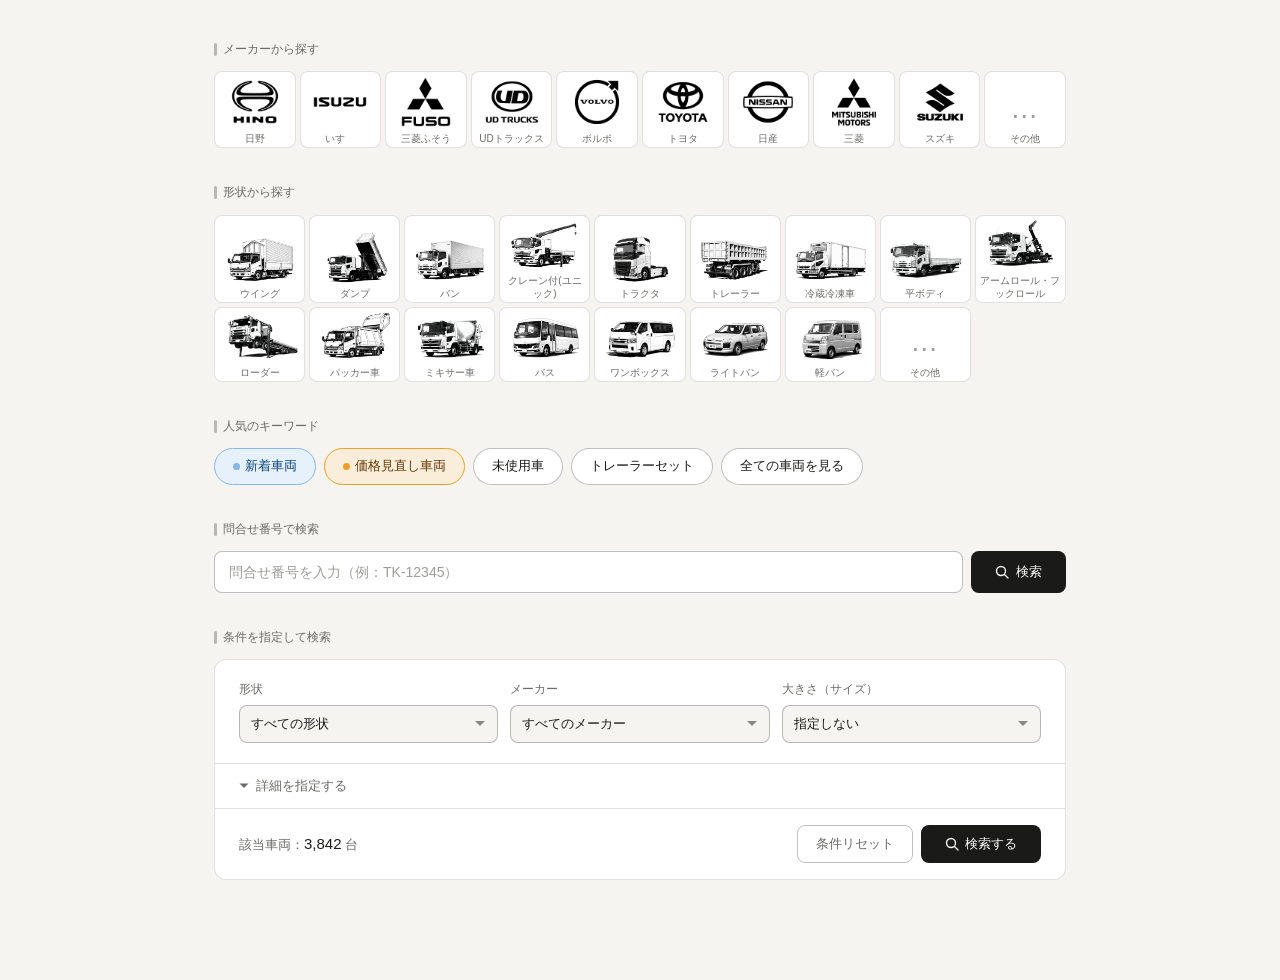
<file: test.html>
<!DOCTYPE html>
<html lang="ja">
<head>
  <meta charset="UTF-8">
  <meta name="viewport" content="width=device-width, initial-scale=1.0">
  <title>中古トラック検索</title>
  <style>
    *, *::before, *::after { box-sizing: border-box; margin: 0; padding: 0; }

    :root {
      --bg: #ffffff;
      --bg-sub: #f5f4f0;
      --text: #1a1a18;
      --text-muted: #6b6a66;
      --text-hint: #9e9d99;
      --border: rgba(0,0,0,0.12);
      --border-md: rgba(0,0,0,0.25);
      --border-dark: rgba(0,0,0,0.4);
      --accent: #1a1a18;
      --accent-fg: #ffffff;
      --new-bg: #e6f1fb;
      --new-border: #85b7eb;
      --new-text: #0c447c;
      --sale-bg: #faeeda;
      --sale-border: #ef9f27;
      --sale-text: #633806;
      --r-md: 8px;
      --r-lg: 12px;
      --r-pill: 999px;
    }

    body {
      font-family: 'Hiragino Kaku Gothic ProN', 'Hiragino Sans', 'Noto Sans JP', sans-serif;
      background: var(--bg-sub);
      color: var(--text);
      font-size: 14px;
      line-height: 1.6;
      min-height: 100vh;
    }

    .page-wrap {
      max-width: 900px;
      margin: 0 auto;
      padding: 2.5rem 1.5rem 4rem;
    }

    /* ---- Section label ---- */
    .sec-label {
      font-size: 12px;
      font-weight: 500;
      color: var(--text-muted);
      margin-bottom: 12px;
      display: flex;
      align-items: center;
      gap: 6px;
    }
    .sec-label::before {
      content: '';
      width: 3px; height: 13px;
      background: var(--border-md);
      border-radius: 2px;
      display: inline-block;
    }

    .section { margin-bottom: 2.2rem; }

    /* ---- Icon grid ---- */
    .icon-grid { display: grid; gap: 4px; }
    .maker-grid { grid-template-columns: repeat(10, 1fr); }
    .type-grid  { grid-template-columns: repeat(9, 1fr); }

    @media (max-width: 620px) {
      .maker-grid { grid-template-columns: repeat(5, 1fr); }
      .type-grid  { grid-template-columns: repeat(5, 1fr); }
    }
    @media (max-width: 400px) {
      .maker-grid { grid-template-columns: repeat(4, 1fr); }
      .type-grid  { grid-template-columns: repeat(4, 1fr); }
    }

    .icon-cell {
      display: flex;
      flex-direction: column;
      align-items: center;
      justify-content: flex-end;
      gap: 2px;
      padding: 2px 4px 2px;
      border: 1px solid var(--border);
      border-radius: var(--r-md);
      background: var(--bg);
      cursor: pointer;
      transition: border-color .12s, background .12s;
      user-select: none;
      text-decoration: none;
    }
    .icon-cell:hover  { border-color: var(--border-md); background: var(--bg-sub); }
    .icon-cell.active { border-color: var(--border-dark); background: var(--bg-sub); }

    /* 実画像 */
    .icon-cell .ic-img {
      width: 56px;
      height: 56px;
      object-fit: contain;
      display: block;
      max-width:100%;
    }
    .type-grid .icon-cell .ic-img {
      width: 80px;
      height: 54px;
      max-width:100%;
    }

    /* 画像読み込み失敗時のフォールバック */
    .icon-cell .ic-fallback {
      display: none;
      width: 68px;
      height: 42px;
      align-items: center;
      justify-content: center;
      font-size: 11px;
      color: var(--text-hint);
      text-align: center;
      border: 1px dashed var(--border-md);
      border-radius: 4px;
    }
    .icon-cell .ic-img.broken { display: none !important; }
    .icon-cell .ic-img.broken + .ic-fallback { display: flex; }

    .icon-label {
      font-size: 10px;
      color: var(--text-muted);
      text-align: center;
      line-height: 1.3;
    }
    .icon-cell:hover .icon-label,
    .icon-cell.active .icon-label { color: var(--text); }

    /* ---- Keyword tags ---- */
    .keyword-row { display: flex; flex-wrap: wrap; gap: 8px; }
    .kw-tag {
      display: inline-flex;
      align-items: center;
      gap: 5px;
      padding: 7px 18px;
      border: 1px solid var(--border-md);
      border-radius: var(--r-pill);
      font-size: 13px;
      cursor: pointer;
      color: var(--text);
      background: var(--bg);
      text-decoration: none;
      transition: all .12s;
    }
    .kw-tag:hover { border-color: var(--border-dark); background: var(--bg-sub); }
    .kw-tag.new  { background: var(--new-bg);  border-color: var(--new-border);  color: var(--new-text); }
    .kw-tag.sale { background: var(--sale-bg); border-color: var(--sale-border); color: var(--sale-text); }
    .kw-tag.new:hover, .kw-tag.sale:hover { opacity: .82; }
    .kw-dot { width: 7px; height: 7px; border-radius: 50%; display: inline-block; flex-shrink: 0; }
    .kw-dot.new  { background: var(--new-border); }
    .kw-dot.sale { background: var(--sale-border); }

    /* ---- Number search ---- */
    .num-row { display: flex; gap: 8px; }
    .num-row input {
      flex: 1;
      height: 42px;
      padding: 0 14px;
      border: 1px solid var(--border-md);
      border-radius: var(--r-md);
      background: var(--bg);
      color: var(--text);
      font-size: 14px;
      font-family: inherit;
      transition: border-color .12s;
    }
    .num-row input::placeholder { color: var(--text-hint); }
    .num-row input:focus { outline: none; border-color: var(--border-dark); box-shadow: 0 0 0 3px rgba(0,0,0,.05); }

    .btn-primary {
      height: 42px;
      padding: 0 24px;
      border: none;
      border-radius: var(--r-md);
      background: var(--accent);
      color: var(--accent-fg);
      font-size: 13px;
      font-weight: 500;
      cursor: pointer;
      font-family: inherit;
      display: inline-flex;
      align-items: center;
      gap: 7px;
      white-space: nowrap;
      transition: opacity .12s;
    }
    .btn-primary:hover  { opacity: .82; }
    .btn-primary:active { transform: scale(.98); }

    /* ---- Condition card ---- */
    .cond-card {
      background: var(--bg);
      border: 1px solid var(--border);
      border-radius: var(--r-lg);
      overflow: hidden;
    }
    .cond-row {
      display: grid;
      grid-template-columns: 1fr 1fr 1fr;
      gap: 12px;
      padding: 1.25rem 1.5rem;
      border-bottom: 1px solid var(--border);
    }
    @media (max-width: 560px) { .cond-row { grid-template-columns: 1fr 1fr; } }

    .field-group { display: flex; flex-direction: column; gap: 5px; }
    .field-label { font-size: 12px; color: var(--text-muted); }

    select {
      height: 38px;
      padding: 0 30px 0 11px;
      border: 1px solid var(--border-md);
      border-radius: var(--r-md);
      background: var(--bg-sub);
      color: var(--text);
      font-size: 13px;
      width: 100%;
      font-family: inherit;
      appearance: none;
      -webkit-appearance: none;
      background-image: url("data:image/svg+xml,%3Csvg xmlns='http://www.w3.org/2000/svg' width='12' height='12' viewBox='0 0 12 12'%3E%3Cpath fill='%23888' d='M6 8L1 3h10z'/%3E%3C/svg%3E");
      background-repeat: no-repeat;
      background-position: right 11px center;
      cursor: pointer;
      transition: border-color .12s;
    }
    select:focus { outline: none; border-color: var(--border-dark); }

    /* ---- Detail toggle ---- */
    .detail-toggle {
      display: flex;
      align-items: center;
      gap: 7px;
      padding: 12px 1.5rem;
      cursor: pointer;
      font-size: 13px;
      color: var(--text-muted);
      border-bottom: 1px solid var(--border);
      transition: color .12s, background .12s;
      user-select: none;
    }
    .detail-toggle:hover { color: var(--text); background: var(--bg-sub); }
    .detail-toggle .arrow { transition: transform .2s; display: inline-flex; }
    .detail-toggle.open .arrow { transform: rotate(180deg); }
    .detail-toggle.open { color: var(--text); }

    /* ---- Detail body ---- */
    .detail-body {
      display: none;
      padding: 1.25rem 1.5rem;
      border-bottom: 1px solid var(--border);
      background: var(--bg-sub);
    }
    .detail-body.open { display: block; }

    .detail-selects {
      display: grid;
      grid-template-columns: 1fr 1fr;
      gap: 12px;
      margin-bottom: 14px;
    }
    @media (max-width: 480px) { .detail-selects { grid-template-columns: 1fr; } }

    .cb-grid { display: flex; flex-wrap: wrap; gap: 7px; }
    .cb-item {
      display: flex;
      align-items: center;
      gap: 6px;
      padding: 7px 14px;
      border: 1px solid var(--border);
      border-radius: var(--r-md);
      cursor: pointer;
      background: var(--bg);
      font-size: 13px;
      color: var(--text);
      transition: all .12s;
      user-select: none;
    }
    .cb-item:hover   { border-color: var(--border-md); }
    .cb-item.checked { border-color: var(--border-dark); }
    .cb-item input[type="checkbox"] {
      width: 15px; height: 15px; min-width: 15px;
      accent-color: var(--accent);
      cursor: pointer;
    }

    /* ---- Action row ---- */
    .action-row {
      display: flex;
      align-items: center;
      justify-content: space-between;
      flex-wrap: wrap;
      gap: 12px;
      padding: 1rem 1.5rem;
    }
    .count-txt { font-size: 13px; color: var(--text-muted); }
    .count-txt strong { color: var(--text); font-weight: 500; font-size: 15px; }

    .btn-group { display: flex; gap: 8px; }
    .btn-reset {
      height: 38px;
      padding: 0 18px;
      border: 1px solid var(--border-md);
      border-radius: var(--r-md);
      background: transparent;
      font-size: 13px;
      cursor: pointer;
      color: var(--text-muted);
      font-family: inherit;
      transition: all .12s;
    }
    .btn-reset:hover { background: var(--bg-sub); color: var(--text); border-color: var(--border-dark); }

    .btn-search {
      height: 38px;
      padding: 0 24px;
      border: none;
      border-radius: var(--r-md);
      background: var(--accent);
      color: var(--accent-fg);
      font-size: 13px;
      font-weight: 500;
      cursor: pointer;
      font-family: inherit;
      display: flex;
      align-items: center;
      gap: 6px;
      transition: opacity .12s;
    }
    .btn-search:hover  { opacity: .82; }
    .btn-search:active { transform: scale(.98); }

    /* その他セル用ドット */
    .dot-icon {
      width: 68px; height: 42px;
      display: flex; align-items: center; justify-content: center;
      font-size: 28px; color: var(--text-hint); letter-spacing: 2px;
    }
  </style>
</head>
<body>

<div class="page-wrap">

  <!-- ======== メーカーから探す ======== -->
  <div class="section">
    <div class="sec-label">メーカーから探す</div>
    <div class="icon-grid maker-grid">

      <div class="icon-cell" onclick="toggleCell(this)" data-href="/list?maker=hino">
        <img class="ic-img" src="icon/icon-hino.png" alt="" onerror="this.classList.add('broken')">
        <span class="ic-fallback">HINO</span>
        <span class="icon-label">日野</span>
      </div>

      <div class="icon-cell" onclick="toggleCell(this)" data-href="/list?maker=isuzu">
        <img class="ic-img" src="icon/icon-isuzu.png" alt="" onerror="this.classList.add('broken')">
        <span class="ic-fallback">ISUZU</span>
        <span class="icon-label">いすゞ</span>
      </div>

      <div class="icon-cell" onclick="toggleCell(this)" data-href="/list?maker=fuso">
        <img class="ic-img" src="icon/icon-fuso.png" alt="" onerror="this.classList.add('broken')">
        <span class="ic-fallback">FUSO</span>
        <span class="icon-label">三菱ふそう</span>
      </div>

      <div class="icon-cell" onclick="toggleCell(this)" data-href="/list?maker=ud">
        <img class="ic-img" src="icon/icon-ud.png" alt="" onerror="this.classList.add('broken')">
        <span class="ic-fallback">UD</span>
        <span class="icon-label">UDトラックス</span>
      </div>

      <div class="icon-cell" onclick="toggleCell(this)" data-href="/list?maker=volvo">
        <img class="ic-img" src="icon/icon-volvo.png" alt="" onerror="this.classList.add('broken')">
        <span class="ic-fallback">VOLVO</span>
        <span class="icon-label">ボルボ</span>
      </div>

      <div class="icon-cell" onclick="toggleCell(this)" data-href="/list?maker=toyota">
        <img class="ic-img" src="icon/icon-toyota.png" alt="" onerror="this.classList.add('broken')">
        <span class="ic-fallback">TOYOTA</span>
        <span class="icon-label">トヨタ</span>
      </div>

      <div class="icon-cell" onclick="toggleCell(this)" data-href="/list?maker=nissan">
        <img class="ic-img" src="icon/icon-nissan.png" alt="" onerror="this.classList.add('broken')">
        <span class="ic-fallback">NISSAN</span>
        <span class="icon-label">日産</span>
      </div>

      <div class="icon-cell" onclick="toggleCell(this)" data-href="/list?maker=mitsubishi">
        <img class="ic-img" src="icon/icon-mitsubishi.png" alt="" onerror="this.classList.add('broken')">
        <span class="ic-fallback">MITSUBISHI</span>
        <span class="icon-label">三菱</span>
      </div>

      <div class="icon-cell" onclick="toggleCell(this)" data-href="/list?maker=suzuki">
        <img class="ic-img" src="icon/icon-suzuki.png" alt="" onerror="this.classList.add('broken')">
        <span class="ic-fallback">SUZUKI</span>
        <span class="icon-label">スズキ</span>
      </div>

      <div class="icon-cell" onclick="toggleCell(this)" data-href="/list?maker=other">
        <span class="dot-icon">…</span>
        <span class="icon-label">その他</span>
      </div>

    </div>
  </div>

  <!-- ======== 形状から探す ======== -->
  <div class="section">
    <div class="sec-label">形状から探す</div>
    <div class="icon-grid type-grid">

      <div class="icon-cell" onclick="toggleCell(this)" data-href="/list?type=wing">
        <img class="ic-img" src="icon/icon-wing.png" alt="" onerror="this.classList.add('broken')">
        <span class="ic-fallback">ウイング</span>
        <span class="icon-label">ウイング</span>
      </div>

      <div class="icon-cell" onclick="toggleCell(this)" data-href="/list?type=dump">
        <img class="ic-img" src="icon/icon-dump.png" alt="" onerror="this.classList.add('broken')">
        <span class="ic-fallback">ダンプ</span>
        <span class="icon-label">ダンプ</span>
      </div>

      <div class="icon-cell" onclick="toggleCell(this)" data-href="/list?type=van">
        <img class="ic-img" src="icon/icon-van.png" alt="" onerror="this.classList.add('broken')">
        <span class="ic-fallback">バン</span>
        <span class="icon-label">バン</span>
      </div>

      <div class="icon-cell" onclick="toggleCell(this)" data-href="/list?type=crane">
        <img class="ic-img" src="icon/icon-crane.png" alt="" onerror="this.classList.add('broken')">
        <span class="ic-fallback">クレーン付</span>
        <span class="icon-label">クレーン付(ユニック)</span>
      </div>

      <div class="icon-cell" onclick="toggleCell(this)" data-href="/list?type=head">
        <img class="ic-img" src="icon/icon-head.png" alt="" onerror="this.classList.add('broken')">
        <span class="ic-fallback">トラクタ</span>
        <span class="icon-label">トラクタ</span>
      </div>

      <div class="icon-cell" onclick="toggleCell(this)" data-href="/list?type=head">
        <img class="ic-img" src="icon/icon-trailer.png" alt="" onerror="this.classList.add('broken')">
        <span class="ic-fallback">トレーラー</span>
        <span class="icon-label">トレーラー</span>
      </div>

      <div class="icon-cell" onclick="toggleCell(this)" data-href="/list?type=freezer">
        <img class="ic-img" src="icon/icon-fleazer.png" alt="" onerror="this.classList.add('broken')">
        <span class="ic-fallback">冷凍・冷蔵</span>
        <span class="icon-label">冷蔵冷凍車</span>
      </div>

      <div class="icon-cell" onclick="toggleCell(this)" data-href="/list?type=flat">
        <img class="ic-img" src="icon/icon-flat.png" alt="" onerror="this.classList.add('broken')">
        <span class="ic-fallback">平ボディ</span>
        <span class="icon-label">平ボディ</span>
      </div>

      <div class="icon-cell" onclick="toggleCell(this)" data-href="/list?type=armroll">
        <img class="ic-img" src="icon/icon-armroll.png" alt="" onerror="this.classList.add('broken')">
        <span class="ic-fallback">アームロール</span>
        <span class="icon-label">アームロール・フックロール</span>
      </div>

      <div class="icon-cell" onclick="toggleCell(this)" data-href="/list?type=loader">
        <img class="ic-img" src="icon/icon-loader.png" alt="" onerror="this.classList.add('broken')">
        <span class="ic-fallback">ローダー</span>
        <span class="icon-label">ローダー</span>
      </div>

      <div class="icon-cell" onclick="toggleCell(this)" data-href="/list?type=packer">
        <img class="ic-img" src="icon/icon-packer.png" alt="" onerror="this.classList.add('broken')">
        <span class="ic-fallback">パッカー車</span>
        <span class="icon-label">パッカー車</span>
      </div>

      <div class="icon-cell" onclick="toggleCell(this)" data-href="/list?type=mixer">
        <img class="ic-img" src="icon/icon-mixer.png" alt="" onerror="this.classList.add('broken')">
        <span class="ic-fallback">ミキサー車</span>
        <span class="icon-label">ミキサー車</span>
      </div>

      <div class="icon-cell" onclick="toggleCell(this)" data-href="/list?type=bus">
        <img class="ic-img" src="icon/icon-bus.png" alt="" onerror="this.classList.add('broken')">
        <span class="ic-fallback">バス・マイクロ</span>
        <span class="icon-label">バス</span>
      </div>

      <div class="icon-cell" onclick="toggleCell(this)" data-href="/list?type=onebox">
        <img class="ic-img" src="icon/icon-onebox.png" alt="" onerror="this.classList.add('broken')">
        <span class="ic-fallback">ワンボックス</span>
        <span class="icon-label">ワンボックス</span>
      </div>

      <div class="icon-cell" onclick="toggleCell(this)" data-href="/list?type=litevan">
        <img class="ic-img" src="icon/icon-litevan.png" alt="" onerror="this.classList.add('broken')">
        <span class="ic-fallback">ライトバン</span>
        <span class="icon-label">ライトバン</span>
      </div>

      <div class="icon-cell" onclick="toggleCell(this)" data-href="/list?type=keivan">
        <img class="ic-img" src="icon/icon-keivan.png" alt="" onerror="this.classList.add('broken')">
        <span class="ic-fallback">軽バン</span>
        <span class="icon-label">軽バン</span>
      </div>

      <div class="icon-cell" onclick="toggleCell(this)" data-href="/list?type=other">
        <span class="dot-icon">…</span>
        <span class="icon-label">その他</span>
      </div>

    </div>
  </div>

  <!-- ======== 人気のキーワード ======== -->
  <div class="section">
    <div class="sec-label">人気のキーワード</div>
    <div class="keyword-row">
      <a href="/list?tag=new"         class="kw-tag new"><span class="kw-dot new"></span>新着車両</a>
      <a href="/list?tag=sale"        class="kw-tag sale"><span class="kw-dot sale"></span>価格見直し車両</a>
      <a href="/list?tag=unused"      class="kw-tag">未使用車</a>
      <a href="/list?tag=trailer-set" class="kw-tag">トレーラーセット</a>
      <a href="/list"                 class="kw-tag">全ての車両を見る</a>
    </div>
  </div>

  <!-- ======== 問合せ番号で検索 ======== -->
  <div class="section">
    <div class="sec-label">問合せ番号で検索</div>
    <div class="num-row">
      <input type="text" id="numInput" placeholder="問合せ番号を入力（例：TK-12345）">
      <button class="btn-primary" onclick="doNumSearch()">
        <svg width="14" height="14" viewBox="0 0 14 14" fill="none">
          <circle cx="6" cy="6" r="4.5" stroke="currentColor" stroke-width="1.3"/>
          <path d="M9.5 9.5L13 13" stroke="currentColor" stroke-width="1.3" stroke-linecap="round"/>
        </svg>
        検索
      </button>
    </div>
  </div>

  <!-- ======== 条件を指定して検索 ======== -->
  <div class="section">
    <div class="sec-label">条件を指定して検索</div>
    <div class="cond-card">

      <div class="cond-row">
        <div class="field-group">
          <div class="field-label">形状</div>
          <select id="sel-type" onchange="updateCount()">
            <option value="">すべての形状</option>
            <option value="wing">ウイング</option>
            <option value="dump">ダンプ</option>
            <option value="van">バン</option>
            <option value="crane">クレーン付（ユニック）</option>
            <option value="trailer">トレーラー</option>
            <option value="freezer">冷凍・冷蔵車</option>
            <option value="flat">平ボディ</option>
            <option value="armroll">アームロール</option>
            <option value="loader">ローダー</option>
            <option value="packer">パッカー車</option>
            <option value="mixer">ミキサー車</option>
            <option value="bus">バス・マイクロ</option>
            <option value="onebox">ワンボックス</option>
            <option value="litevan">ライトバン</option>
            <option value="keivan">軽バン</option>
          </select>
        </div>
        <div class="field-group">
          <div class="field-label">メーカー</div>
          <select id="sel-maker" onchange="updateCount()">
            <option value="">すべてのメーカー</option>
            <option value="hino">日野（HINO）</option>
            <option value="isuzu">いすゞ（ISUZU）</option>
            <option value="fuso">三菱ふそう（FUSO）</option>
            <option value="ud">UDトラックス</option>
            <option value="volvo">ボルボ（VOLVO）</option>
            <option value="toyota">トヨタ</option>
            <option value="nissan">日産</option>
            <option value="mitsubishi">三菱（MITSUBISHI）</option>
            <option value="suzuki">スズキ</option>
          </select>
        </div>
        <div class="field-group">
          <div class="field-label">大きさ（サイズ）</div>
          <select id="sel-size" onchange="updateCount()">
            <option value="">指定しない</option>
            <option value="kei">軽トラック</option>
            <option value="s2t">小型（2t以下）</option>
            <option value="s3t">小型（3t以下）</option>
            <option value="m4t">中型（4t）</option>
            <option value="m6t">中型（6t）</option>
            <option value="l8t">大型（8t〜）</option>
            <option value="l10t">大型（10t）</option>
            <option value="xl">超大型（20t超）</option>
          </select>
        </div>
      </div>

      <div class="detail-toggle" id="detailToggle" onclick="toggleDetail()">
        <span class="arrow">
          <svg width="10" height="10" viewBox="0 0 10 10" fill="currentColor">
            <path d="M5 7L0.5 2.5h9L5 7z"/>
          </svg>
        </span>
        詳細を指定する
      </div>

      <div class="detail-body" id="detailBody">
        <div class="detail-selects">
          <div class="field-group">
            <div class="field-label">年式（初年度登録）</div>
            <select id="sel-year" onchange="updateCount()">
              <option value="">指定しない</option>
              <option value="2022">2022年以降</option>
              <option value="2020">2020年以降</option>
              <option value="2018">2018年以降</option>
              <option value="2015">2015年以降</option>
              <option value="2010">2010年以降</option>
              <option value="2005">2005年以降</option>
              <option value="2000">2000年以降</option>
            </select>
          </div>
          <div class="field-group">
            <div class="field-label">走行距離</div>
            <select id="sel-km" onchange="updateCount()">
              <option value="">指定しない</option>
              <option value="50000">5万km以下</option>
              <option value="100000">10万km以下</option>
              <option value="150000">15万km以下</option>
              <option value="200000">20万km以下</option>
              <option value="300000">30万km以下</option>
            </select>
          </div>
        </div>

        <div class="cb-grid">
          <label class="cb-item"><input type="checkbox" value="new"      onchange="cbChanged(this)"><span>新着車両</span></label>
          <label class="cb-item"><input type="checkbox" value="sale"     onchange="cbChanged(this)"><span>価格見直し</span></label>
          <label class="cb-item"><input type="checkbox" value="unused"   onchange="cbChanged(this)"><span>未使用車</span></label>
          <label class="cb-item"><input type="checkbox" value="pto"      onchange="cbChanged(this)"><span>PTO付</span></label>
          <label class="cb-item"><input type="checkbox" value="airsus"   onchange="cbChanged(this)"><span>エアサス</span></label>
          <label class="cb-item"><input type="checkbox" value="retarder" onchange="cbChanged(this)"><span>リターダ</span></label>
          <label class="cb-item"><input type="checkbox" value="shaken"   onchange="cbChanged(this)"><span>車検付</span></label>
        </div>
      </div>

      <div class="action-row">
        <div class="count-txt">該当車両：<strong id="countNum">3,842</strong> 台</div>
        <div class="btn-group">
          <button class="btn-reset"  onclick="resetAll()">条件リセット</button>
          <button class="btn-search" onclick="doSearch()">
            <svg width="14" height="14" viewBox="0 0 14 14" fill="none">
              <circle cx="6" cy="6" r="4.5" stroke="currentColor" stroke-width="1.3"/>
              <path d="M9.5 9.5L13 13" stroke="currentColor" stroke-width="1.3" stroke-linecap="round"/>
            </svg>
            検索する
          </button>
        </div>
      </div>

    </div>
  </div>

</div>

<script>
  function toggleCell(el) {
    el.classList.toggle('active');
    updateCount();
  }

  function toggleDetail() {
    document.getElementById('detailToggle').classList.toggle('open');
    document.getElementById('detailBody').classList.toggle('open');
  }

  function cbChanged(cb) {
    cb.closest('.cb-item').classList.toggle('checked', cb.checked);
    updateCount();
  }

  function updateCount() {
    var active  = document.querySelectorAll('.icon-cell.active').length;
    var checked = document.querySelectorAll('.cb-grid input:checked').length;
    var yearSel = document.getElementById('sel-year').value  ? 1 : 0;
    var kmSel   = document.getElementById('sel-km').value    ? 1 : 0;
    var typeSel = document.getElementById('sel-type').value  ? 1 : 0;
    var mkrSel  = document.getElementById('sel-maker').value ? 1 : 0;
    var sizeSel = document.getElementById('sel-size').value  ? 1 : 0;
    var total = 3842
      - active  * 200
      - checked * 280
      - yearSel * 350
      - kmSel   * 300
      - typeSel * 380
      - mkrSel  * 250
      - sizeSel * 220;
    document.getElementById('countNum').textContent = Math.max(12, total).toLocaleString();
  }

  function resetAll() {
    document.querySelectorAll('.icon-cell').forEach(function(c) { c.classList.remove('active'); });
    document.querySelectorAll('select').forEach(function(s) { s.selectedIndex = 0; });
    document.querySelectorAll('.cb-grid input').forEach(function(cb) {
      cb.checked = false;
      cb.closest('.cb-item').classList.remove('checked');
    });
    document.getElementById('countNum').textContent = '3,842';
  }

  function doNumSearch() {
    var val = document.getElementById('numInput').value.trim();
    if (!val) { alert('問合せ番号を入力してください'); return; }
    window.location.href = '/list?num=' + encodeURIComponent(val);
  }

  function doSearch() {
    var params = new URLSearchParams();
    var type  = document.getElementById('sel-type').value;
    var maker = document.getElementById('sel-maker').value;
    var size  = document.getElementById('sel-size').value;
    var year  = document.getElementById('sel-year').value;
    var km    = document.getElementById('sel-km').value;
    if (type)  params.set('type',  type);
    if (maker) params.set('maker', maker);
    if (size)  params.set('size',  size);
    if (year)  params.set('year',  year);
    if (km)    params.set('km',    km);
    document.querySelectorAll('.cb-grid input:checked').forEach(function(cb) {
      params.append('opt', cb.value);
    });
    document.querySelectorAll('.icon-cell.active').forEach(function(c) {
      var href = c.getAttribute('data-href') || '';
      var v = href.split('=')[1];
      if (v) params.append('tag', v);
    });
    window.location.href = '/list?' + params.toString();
  }
</script>
</body>
</html>
</file>
